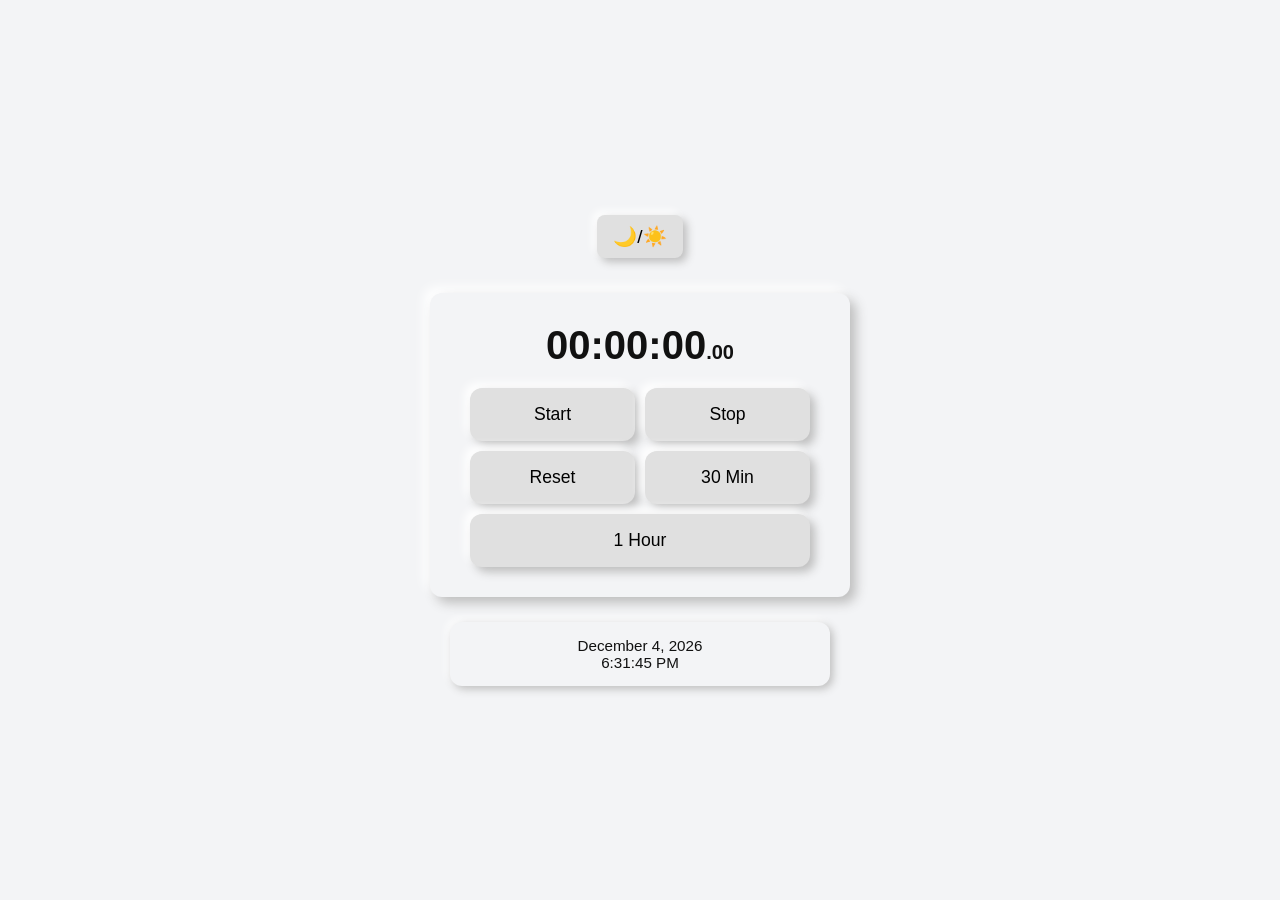
<file: index.html>
<!DOCTYPE html>
<html lang="en">
<head>
  <meta charset="UTF-8" />
  <title>Timer Widget</title>
  <link rel="stylesheet" href="style.css" />
  <link rel="stylesheet" href="style.css" />
  <script src="script.js" defer></script>

</head>
<body>
  <div class="main-widget">

    <!-- Theme Toggle -->
    <button class="theme-toggle" onclick="toggleTheme()">🌙/☀️</button>

    <!-- Timer Section -->
    <div class="widget-box">
      <div id="timer-display">
        00:00:00<span id="milliseconds">.00</span>
      </div>
      <div class="button-group">
        <button onclick="startTimer()">Start</button>
        <button onclick="stopTimer()">Stop</button>
        <button onclick="resetTimer()">Reset</button>
        <button onclick="startPresetTimer(30)">30 Min</button>
        <button onclick="startPresetTimer(60)">1 Hour</button>
      </div>
    </div>

    <!-- Date & Time Section -->
    <div class="datetime-widget">
      <div id="date"></div>
      <div id="time"></div>
    </div>
  </div>

  <script src="script.js"></script>
</body>
</html>
</file>
<file: style.css>
:root {
  --bg: #f3f4f6;
  --text: #111111;
  --button-bg: #e0e0e0;
  --shadow-light: #ffffff;
  --shadow-dark: #bebebe;
}

body.dark {
  --bg: #1e1e2f;
  --text: #eeeeee;
  --button-bg: #2d2d3c;
  --shadow-light: #2f2f42;
  --shadow-dark: #121212;
}

body {
  font-family: 'Helvetica Neue', sans-serif;
  background-color: var(--bg);
  color: var(--text);
  display: flex;
  justify-content: center;
  align-items: center;
  height: 100vh;
  margin: 0;
  transition: background-color 0.3s, color 0.3s;
}

.main-widget {
  display: flex;
  flex-direction: column;
  align-items: center;
  gap: 25px;
}

.theme-toggle {
  background: var(--button-bg);
  border: none;
  padding: 10px 16px;
  border-radius: 8px;
  cursor: pointer;
  font-size: 1.2em;
  margin-bottom: 10px;
  box-shadow: 4px 4px 8px var(--shadow-dark),
              -4px -4px 8px var(--shadow-light);
}

.widget-box {
  background: var(--bg);
  border-radius: 12px;
  box-shadow: 6px 6px 12px var(--shadow-dark),
              -6px -6px 12px var(--shadow-light);
  padding: 30px 40px;
  width: 340px;
  text-align: center;
}

#timer-display {
  font-size: 2.5em;
  font-weight: bold;
}

#milliseconds {
  font-size: 0.5em;
}

.button-group {
  display: flex;
  flex-wrap: wrap;
  justify-content: center;
  gap: 10px;
  margin-top: 20px;
}

.button-group button {
  flex: 1 1 140px;
  padding: 16px 20px;
  font-size: 1.1em;
  background: var(--button-bg);
  border: none;
  border-radius: 12px;
  box-shadow: 5px 5px 10px var(--shadow-dark),
              -5px -5px 10px var(--shadow-light);
  transition: all 0.2s ease;
  cursor: pointer;
}

.button-group button:hover {
  box-shadow: inset 5px 5px 10px var(--shadow-dark),
              inset -5px -5px 10px var(--shadow-light);
}

.datetime-widget {
  font-size: 0.95em;
  padding: 15px 20px;
  border-radius: 12px;
  box-shadow: 3px 3px 8px var(--shadow-dark),
              -3px -3px 8px var(--shadow-light);
  width: 340px;
  background: var(--bg);
  text-align:center;
}
body.dark .button-group button,
body.dark .theme-toggle {
  color: #f1f1f1;
}
body.dark .button-group button:hover {
  box-shadow: inset 3px 3px 6px #111111,
              inset -3px -3px 6px #2f2f42;
}
</file>
